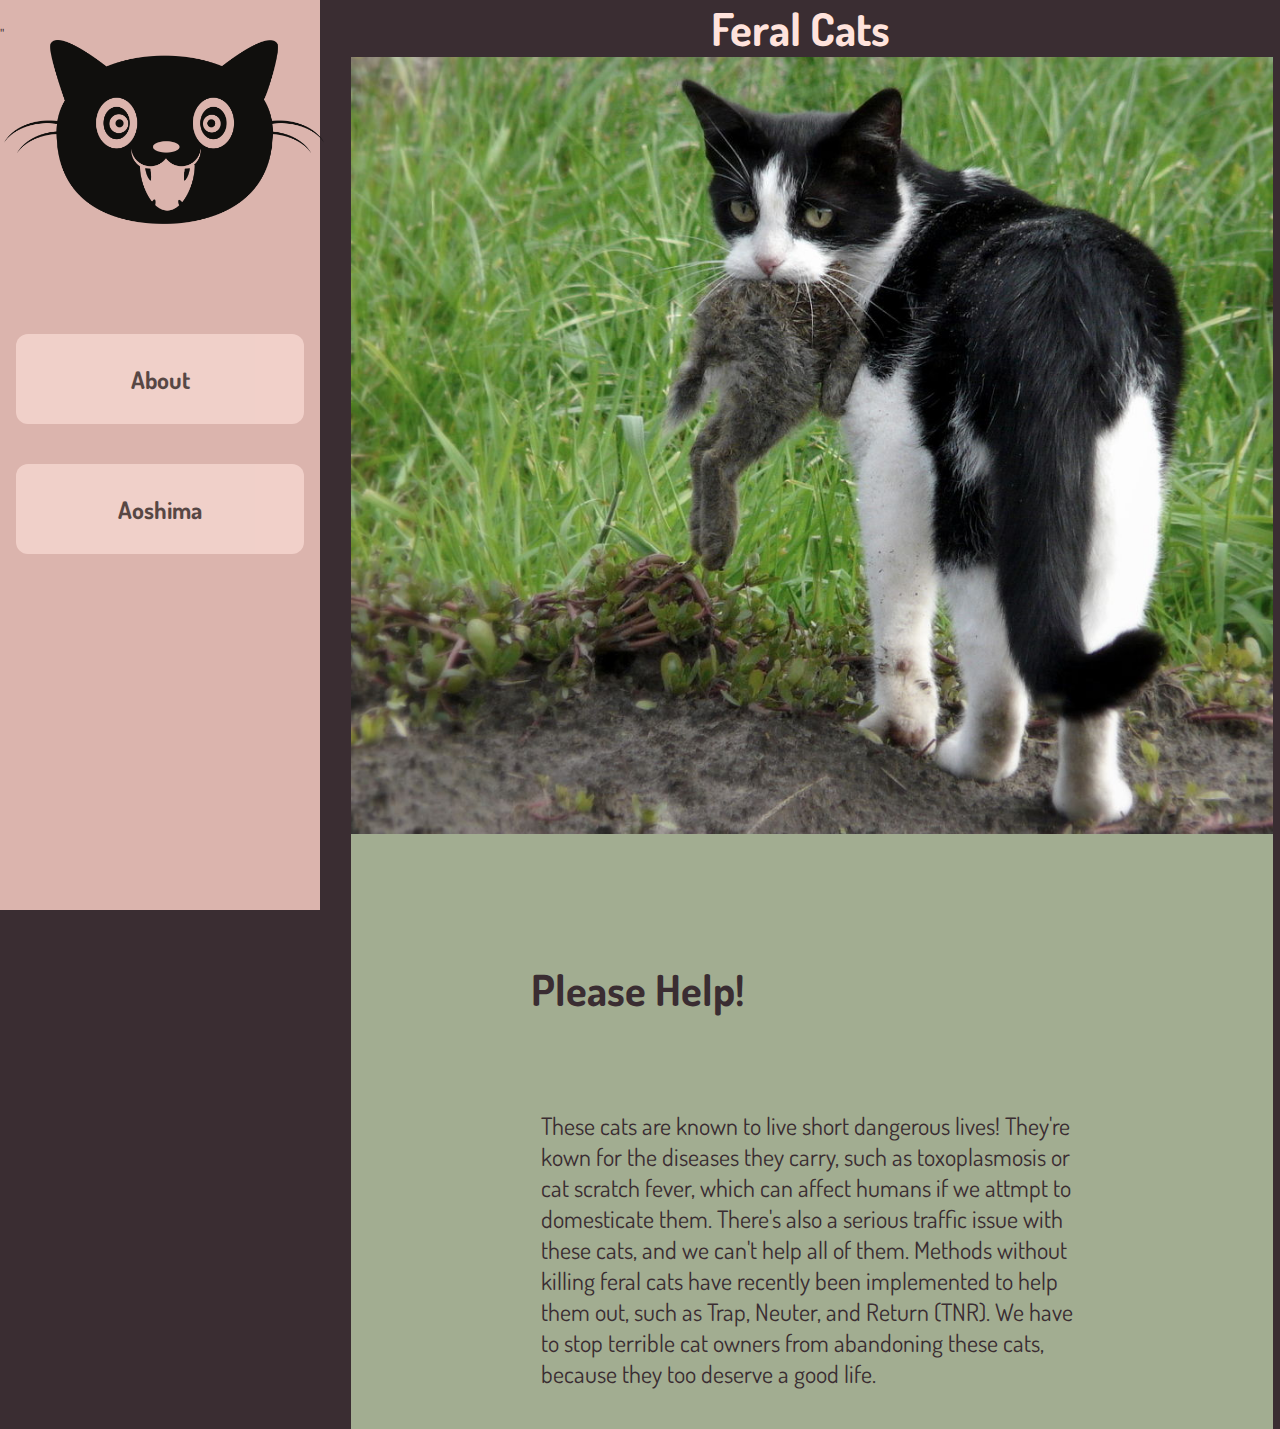
<file: index.html>
<!DOCTYPE html>
<html>
  <head>
    <title></title>
    <link rel="stylesheet" href="style.css">
    <link href="https://fonts.googleapis.com/css?family=Dosis&display=swap" rel="stylesheet">
  </head>
  <body>

    <div class="header">
      <h1>Feral Cats<h1>
    </div>
<!-- navigtion bar using buttons and some JavaScript for the logo to change color-->
    <div class="sideNav">
      <nav>
        <a class="logo" href=index.html >"<img class="logo" src="Internet_Defense_League_logo_-_cat_face.png" onmouseover="this.src='mouseOverLogo.png';" onmouseout="this.src='Internet_Defense_League_logo_-_cat_face.png';";/> </a>
        <a href=page02.html><button>
         About
      </button></a>
        <a href=page03.html><button>
         Aoshima
      </button></a>
      </nav>
    </div>

    <div class="mainContainer">
      <div class="title">
        <img class="imageTitle" src="Cat_eating_a_rabbit.jpeg.jpeg">
      </div>

      <div class= "contentContainer">
        <h3 class= "sectionHeader">Please Help!</h3>
        <br/>
        <p> These cats are known to live short dangerous lives! They're kown for the diseases they carry, such as toxoplasmosis or cat scratch fever, which can affect humans if we attmpt to domesticate them. There's also a serious traffic issue with these cats, and we can't help all of them. Methods without killing feral cats have recently been implemented to help them out, such as Trap, Neuter, and Return (TNR). We have to stop terrible cat owners from abandoning these cats, because they too deserve a good life.</p>
      </div>
    </body>
  </html>
</file>
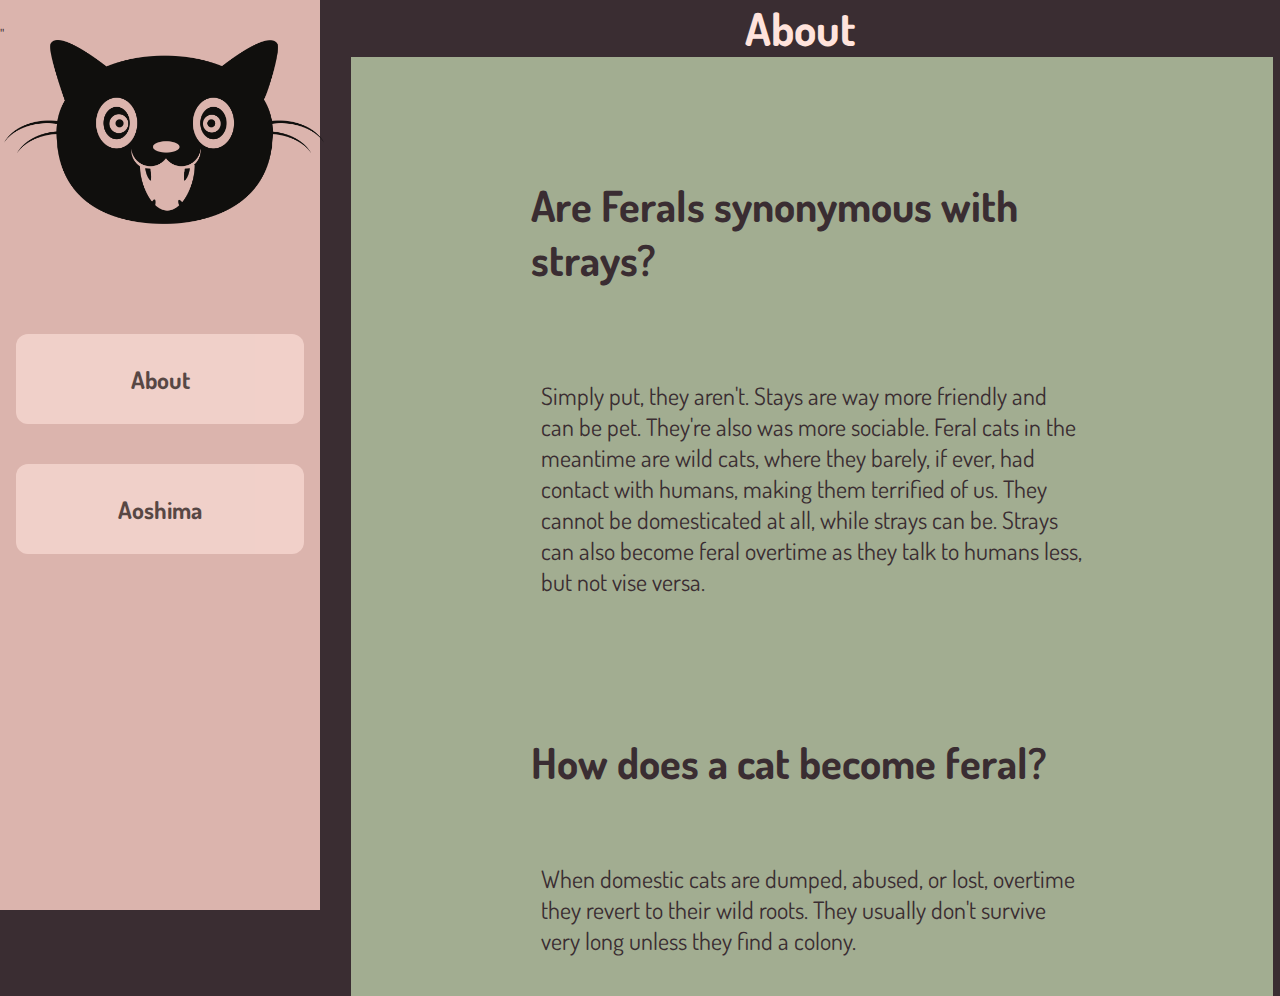
<file: page02.html>
<!DOCTYPE html>
<html>
  <head>
    <title></title>
    <link rel="stylesheet" href="style.css">
    <link href="https://fonts.googleapis.com/css?family=Dosis&display=swap" rel="stylesheet">
  </head>
  <body>

    <div class="header">
      <h1>About<h1>
    </div>
<!-- navigtion bar using buttons and some JavaScript for the logo to change color-->
    <div class="sideNav">
      <nav>
        <a class="logo" href=index.html >"<img class="logo" src="Internet_Defense_League_logo_-_cat_face.png" onmouseover="this.src='mouseOverLogo.png';" onmouseout="this.src='Internet_Defense_League_logo_-_cat_face.png';";/> </a>
        <a href=page02.html><button>
       About
      </button></a>
        <a href=page03.html><button>
         Aoshima
      </button></a>
      </nav>
    </div>

    <div class="mainContainer">
      <div class="title">
      </div>

      <div class= "contentContainer">
        <h3 class= "sectionHeader">Are Ferals synonymous with strays?</h3>
        <br/>
        <p> Simply put, they aren't. Stays are way more friendly and can be pet. They're also was more sociable. Feral cats in the meantime are wild cats, where they barely, if ever, had contact with humans, making them terrified of us. They cannot be domesticated at all, while strays can be. Strays can also become feral overtime as they talk to humans less, but not vise versa.</p>
        <h3 class= "sectionHeader">How does a cat become feral?</h3>
        <p>When domestic cats are dumped, abused, or lost, overtime they revert to their wild roots. They usually don't survive very long unless they find a colony. </p>
      </div>
    </body>
  </html>
</file>
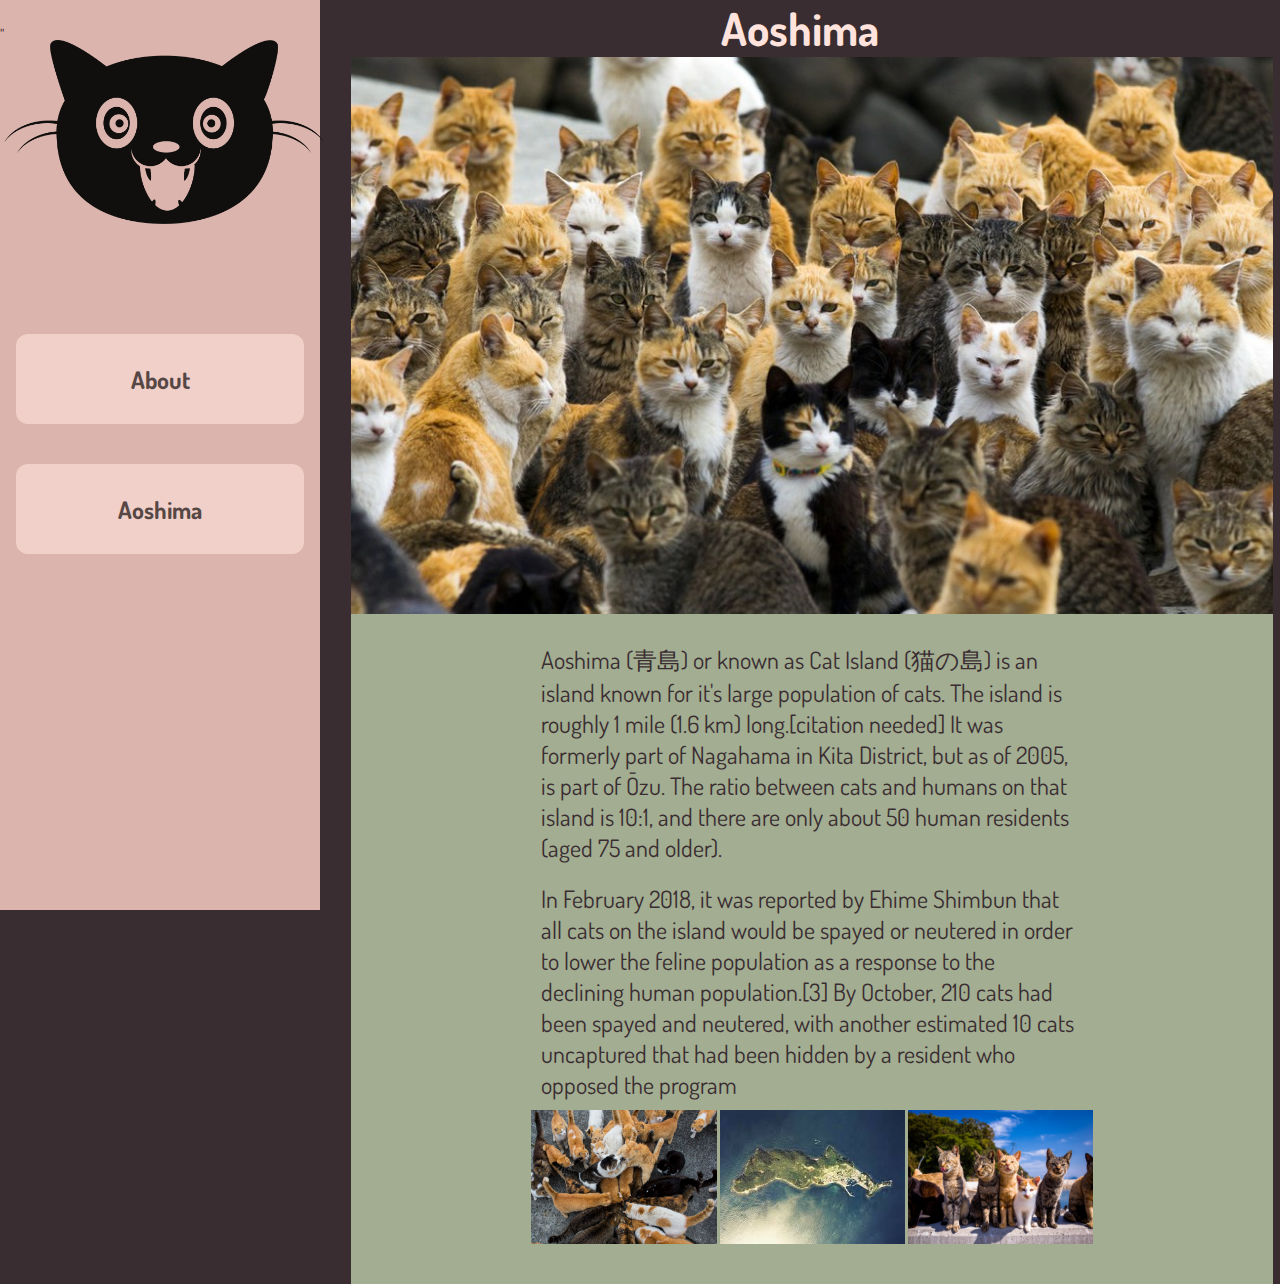
<file: page03.html>
<!DOCTYPE html>
<html>
  <head>
    <title></title>
    <link rel="stylesheet" href="style.css">
    <link href="https://fonts.googleapis.com/css?family=Dosis&display=swap" rel="stylesheet">
  </head>
  <body>

    <div class="header">
      <h1>Aoshima<h1>
    </div>
<!-- navigtion bar using buttons and some JavaScript for the logo to change color-->
    <div class="sideNav">
      <nav>
        <a class="logo" href=index.html >"<img class="logo" src="Internet_Defense_League_logo_-_cat_face.png" onmouseover="this.src='mouseOverLogo.png';" onmouseout="this.src='Internet_Defense_League_logo_-_cat_face.png';";/> </a>
        <a href=page02.html><button>
       About
      </button></a>
        <a href=page03.html><button>
         Aoshima
      </button></a>
      </nav>
    </div>

    <div class="mainContainer">
      <div class="title">
        <img class="imageTitle" src="original.jpg" alt="">
      </div>

      <div class= "contentContainer">
        <br/>
        <p> Aoshima (青島) or known as Cat Island (猫の島) is an island known for it's large population of cats. The island is roughly 1 mile (1.6 km) long.[citation needed] It was formerly part of Nagahama in Kita District, but as of 2005, is part of Ōzu. The ratio between cats and humans on that island is 10:1, and there are only about 50 human residents (aged 75 and older). </p>
        <p>In February 2018, it was reported by Ehime Shimbun that all cats on the island would be spayed or neutered in order to lower the feline population as a response to the declining human population.[3] By October, 210 cats had been spayed and neutered, with another estimated 10 cats uncaptured that had been hidden by a resident who opposed the program</p>
        <!-- contains the three images-->
        <div class="thumbnailContainer">
          <img src="i-gatti-di-aoshima-mangiano1.jpg">
          <img src="download.jfif">
          <img src="japan-aoshima-cat-island.jpg">
        </div>
      </div>
    </body>
  </html>
</file>
<file: style.css>
/* fit entire window display and font choice */
*{
  padding: 0px;
  margin: 0px;
  font-family: 'Dosis' ;
}

body{
  background-color: #3A2D32;
}

.header{
  text-align: center;
  background-color: #3A2D32;
  width: 75%;
  right: 0px;
  position: fixed;
  z-index: 0;
  color: #FFE3DC;
}

/*Uses flexbox as well as fixed*/
 .sideNav{
  position: fixed;
  height: 100%;
  width: 25%;
  background-color: #DBB4AD;
  z-index: 1;
  text-align: center;
  padding-top: 10px;
}

nav{
  display: flex;
  flex-direction: column;
  justify-content: space-around;
}

.mainContainer{
  padding-top: 50px;
  position: absolute;
  right: 7px;
  width: 72%;
  z-index: -1;
  text-align: center;
  color: #FFE3DC;
}

/*added padding for text to look better*/
.contentContainer{
  position: absolute;
  padding-left: 20vmin;
  padding-right: 20vmin;
  box-sizing:border-box;
  text-align: left;
  right: 0px;
  background-color: #A2AD91;
  color:#3A2D32;
  padding-bottom: 30px;
}

.contentContainer > p {
  box-sizing: border-box;
  padding: 10px;
}

/*flexbox used + even spacing betwene images*/
.thumbnailContainer{
  display: flex;
  justify-content: space-between;
  flex-wrap:wrap;
  padding-bottom: 10px;
}

.thumbnailContainer img{
  width: 33%
}

.sectionHeader{
  font-size: 32pt;
  margin-top: 128px;
  margin-bottom: 64px;
}

.imageTitle{
  display: flex;
  width: 100%;
}

p{
  font-size: 24px;
}

/*flexbox used*/
.logo{
  display: flex;
  width: 100%;
  padding-top: 15px;
  padding-bottom: 5vmin;
}
/* making buttons look nice and stylizing them*/
button {
  background-color: #FFE3DC;
  height: 10vmin;
  width: 90%;
  opacity: 0.6;
  border-radius: 12px;
  transition: 0.3s;
  border: none;
  margin-left: auto;
  margin-right: auto;
  display: block;
  margin-bottom: 20px;
  margin-top: 20px;
  font-weight: bold;
  font-size: 24px;
  font-family: 'Dosis'
}

button:hover{
  background-color: #D30C7B;
  opacity: 1;
}
/*links*/
a, a:hover, a:active{
  color: #3A2D32;
  text-decoration: none;
}

h1{
  font-size: 45px;
}
</file>
